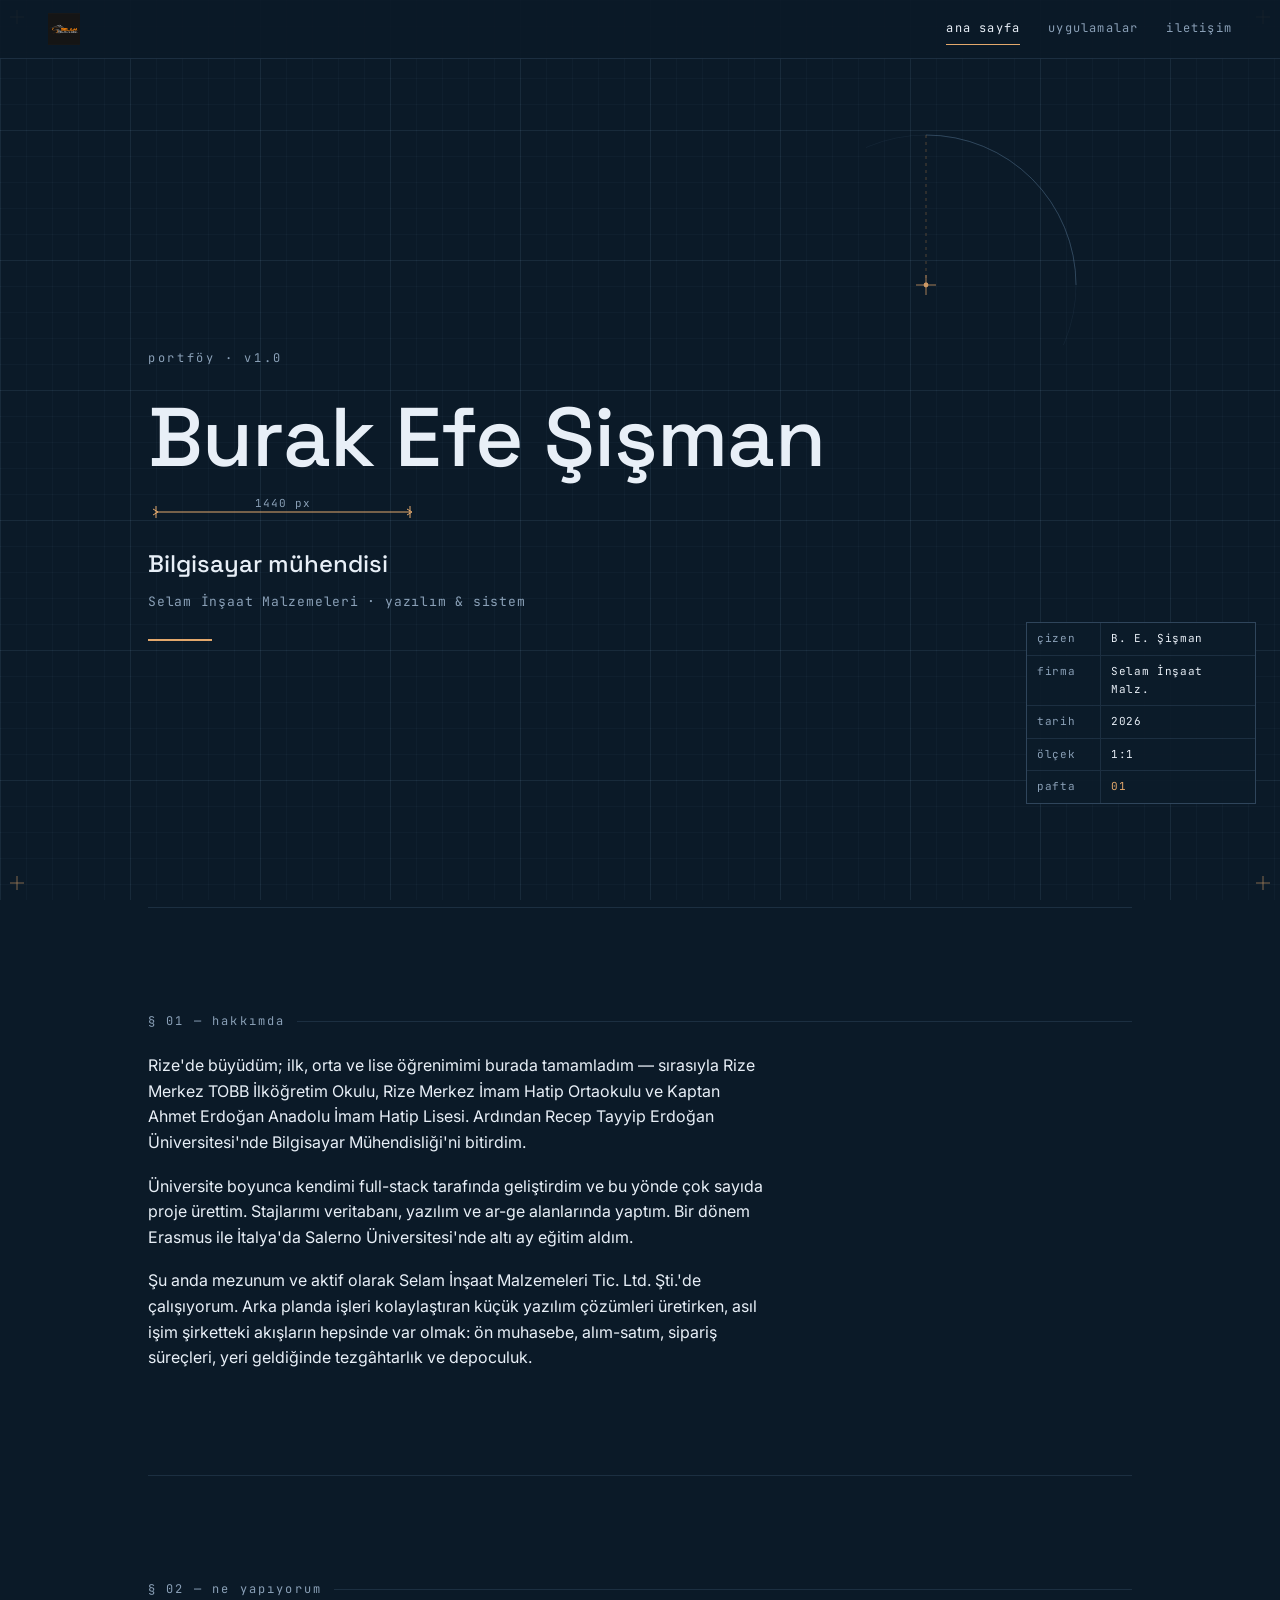
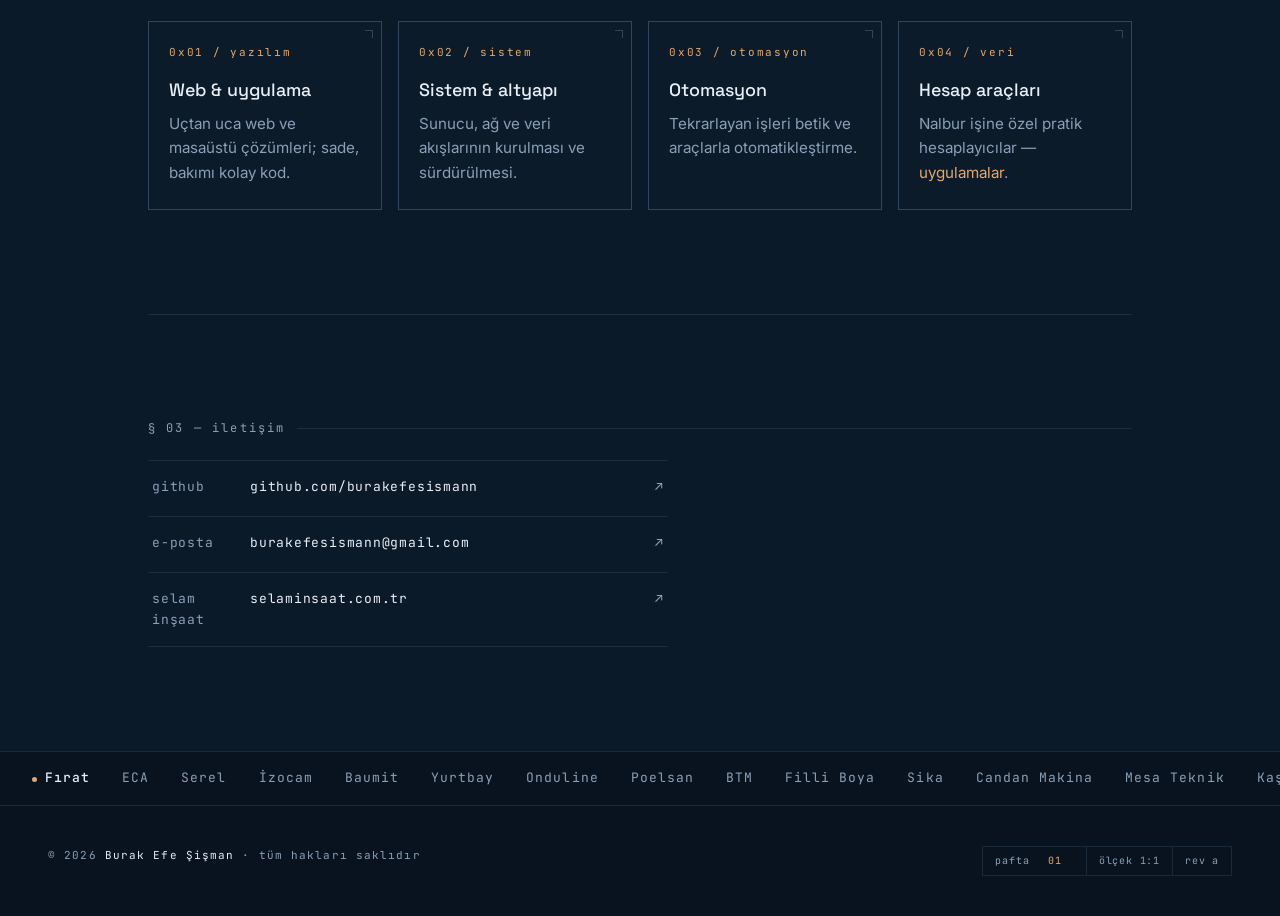
<file: index.html>
<!DOCTYPE html>
<html lang="tr">
<head>
  <meta charset="UTF-8">
  <meta name="viewport" content="width=device-width, initial-scale=1">
  <title>Burak Efe Şişman — bilgisayar mühendisi</title>
  <meta name="description" content="Burak Efe Şişman — bilgisayar mühendisi. Selam İnşaat Malzemeleri bünyesinde yazılım & sistem.">
  <meta property="og:title" content="Burak Efe Şişman — bilgisayar mühendisi">
  <meta property="og:description" content="Selam İnşaat Malzemeleri bünyesinde yazılım & sistem.">
  <meta property="og:type" content="website">
  <meta name="color-scheme" content="dark">
  <meta name="theme-color" content="#0b1a28">

  <link rel="icon" href="assets/favicon.svg" type="image/svg+xml">

  <link rel="preconnect" href="https://fonts.googleapis.com">
  <link rel="preconnect" href="https://fonts.gstatic.com" crossorigin>
  <link href="https://fonts.googleapis.com/css2?family=Inter:wght@400;500&family=JetBrains+Mono:wght@400&family=Space+Grotesk:wght@500&display=swap" rel="stylesheet">

  <link rel="stylesheet" href="css/styles.css">
</head>
<body>

  <!-- ===== ızgara zemin (sabit) ===== -->
  <svg class="grid" aria-hidden="true" width="100%" height="100%">
    <defs>
      <pattern id="g" width="26" height="26" patternUnits="userSpaceOnUse">
        <path d="M26 0H0V26" fill="none" stroke="rgba(128,168,206,.15)" stroke-width=".5"/>
      </pattern>
      <pattern id="G" width="130" height="130" patternUnits="userSpaceOnUse">
        <path d="M130 0H0V130" fill="none" stroke="rgba(128,168,206,.30)" stroke-width=".5"/>
      </pattern>
    </defs>
    <rect width="100%" height="100%" fill="url(#g)"/>
    <rect width="100%" height="100%" fill="url(#G)"/>
  </svg>

  <!-- ===== köşe baskı işaretleri ===== -->
  <svg class="crop tl" aria-hidden="true" width="14" height="14"><path d="M7 0V14M0 7H14" stroke="#e3a86c" stroke-width=".8" opacity=".7"/></svg>
  <svg class="crop tr" aria-hidden="true" width="14" height="14"><path d="M7 0V14M0 7H14" stroke="#e3a86c" stroke-width=".8" opacity=".7"/></svg>
  <svg class="crop bl" aria-hidden="true" width="14" height="14"><path d="M7 0V14M0 7H14" stroke="#e3a86c" stroke-width=".8" opacity=".7"/></svg>
  <svg class="crop br" aria-hidden="true" width="14" height="14"><path d="M7 0V14M0 7H14" stroke="#e3a86c" stroke-width=".8" opacity=".7"/></svg>

  <!-- ===== CAD artı imleç (aksesuar) ===== -->
  <div class="crosshair" aria-hidden="true">
    <span class="h"></span><span class="v"></span><span class="coord">x 0 · y 0</span>
  </div>

  <!-- ===== header ===== -->
  <header class="site-head">
    <a class="brand" href="index.html" aria-label="Burak Efe Şişman — ana sayfa">
      <img class="brand-logo" src="assets/selam.png" alt="Selam İnşaat Malzemeleri">
    </a>
    <nav class="site-nav" aria-label="ana menü">
      <a href="index.html" aria-current="page">ana sayfa</a>
      <a href="uygulamalar.html">uygulamalar</a>
      <a href="#iletisim">iletişim</a>
    </nav>
  </header>

  <main class="content">
    <div class="wrap">

      <!-- ===== HERO ===== -->
      <section class="hero" aria-labelledby="ad">

        <!-- kendini çizen yay (hero köşesi) -->
        <svg class="figure" viewBox="0 0 240 240" aria-hidden="true">
          <circle cx="60" cy="180" r="150" fill="none" stroke="rgba(128,168,206,.15)" stroke-width=".5"/>
          <path class="draw d2" d="M60 30 A150 150 0 0 1 210 180" fill="none"
                stroke="rgba(128,168,206,.30)" stroke-width="1" pathLength="1"/>
          <line x1="60" y1="180" x2="60" y2="30" stroke="#cf8b4f" stroke-width=".6" stroke-dasharray="3 4" opacity=".7"/>
          <circle cx="60" cy="180" r="2.4" fill="#e3a86c"/>
          <line x1="50" y1="180" x2="70" y2="180" stroke="#e3a86c" stroke-width=".8"/>
          <line x1="60" y1="170" x2="60" y2="190" stroke="#e3a86c" stroke-width=".8"/>
        </svg>

        <div class="hero__inner">
          <p class="kicker reveal d1">portföy · v1.0</p>

          <h1 class="name reveal d4" id="ad">Burak Efe Şişman</h1>

          <!-- ölçü çizgisi (oklu) -->
          <svg class="dim" width="270" height="26" viewBox="0 0 270 26" aria-hidden="true">
            <defs><marker id="ar" markerWidth="9" markerHeight="9" refX="4.5" refY="4.5" orient="auto">
              <path d="M1.5 1.5L6.5 4.5L1.5 7.5" fill="none" stroke="#e3a86c" stroke-width="1"/></marker></defs>
            <line class="draw d3" x1="8" y1="15" x2="262" y2="15" stroke="#e3a86c" stroke-width="1"
                  marker-start="url(#ar)" marker-end="url(#ar)" pathLength="1"/>
            <line x1="8" y1="9" x2="8" y2="21" stroke="#e3a86c" stroke-width="1"/>
            <line x1="262" y1="9" x2="262" y2="21" stroke="#e3a86c" stroke-width="1"/>
            <text x="135" y="10" text-anchor="middle"
                  style="fill:#8aa0b7;font-family:var(--mono);font-size:11px;letter-spacing:.1em">1440 px</text>
          </svg>

          <p class="role reveal d5">Bilgisayar mühendisi</p>
          <p class="subtitle reveal d6">Selam İnşaat Malzemeleri · yazılım &amp; sistem</p>

          <span class="underline reveal d7" aria-hidden="true"></span>
        </div>

        <!-- antet (başlık kutusu) — geniş ekranda sağ altta sabit -->
        <aside class="antet antet--fixed reveal d8" aria-label="antet — pafta bilgisi">
          <div class="antet__row"><span class="antet__k">çizen</span><span class="antet__v">B. E. Şişman</span></div>
          <div class="antet__row"><span class="antet__k">firma</span><span class="antet__v">Selam İnşaat Malz.</span></div>
          <div class="antet__row"><span class="antet__k">tarih</span><span class="antet__v">2026</span></div>
          <div class="antet__row"><span class="antet__k">ölçek</span><span class="antet__v">1:1</span></div>
          <div class="antet__row"><span class="antet__k">pafta</span><span class="antet__v antet__v--cop">01</span></div>
        </aside>
      </section>

      <!-- ===== § 01 — HAKKIMDA ===== -->
      <section class="section" id="hakkimda" aria-labelledby="lbl-hakkimda">
        <p class="sec-label" id="lbl-hakkimda">§ 01 — hakkımda</p>
        <div class="prose">
          <p>Rize'de büyüdüm; ilk, orta ve lise öğrenimimi burada tamamladım — sırasıyla
             Rize Merkez TOBB İlköğretim Okulu, Rize Merkez İmam Hatip Ortaokulu ve Kaptan
             Ahmet Erdoğan Anadolu İmam Hatip Lisesi. Ardından Recep Tayyip Erdoğan
             Üniversitesi'nde Bilgisayar Mühendisliği'ni bitirdim.</p>
          <p>Üniversite boyunca kendimi full-stack tarafında geliştirdim ve bu yönde çok
             sayıda proje ürettim. Stajlarımı veritabanı, yazılım ve ar-ge alanlarında yaptım.
             Bir dönem Erasmus ile İtalya'da Salerno Üniversitesi'nde altı ay eğitim aldım.</p>
          <p>Şu anda mezunum ve aktif olarak Selam İnşaat Malzemeleri Tic. Ltd. Şti.'de
             çalışıyorum. Arka planda işleri kolaylaştıran küçük yazılım çözümleri üretirken,
             asıl işim şirketteki akışların hepsinde var olmak: ön muhasebe, alım-satım,
             sipariş süreçleri, yeri geldiğinde tezgâhtarlık ve depoculuk.</p>
        </div>
      </section>

      <!-- ===== § 02 — NE YAPIYORUM ===== -->
      <section class="section" id="yaptiklarim" aria-labelledby="lbl-yap">
        <p class="sec-label" id="lbl-yap">§ 02 — ne yapıyorum</p>
        <div class="cards">
          <article class="card">
            <span class="card__no">0x01 / yazılım</span>
            <h3>Web &amp; uygulama</h3>
            <p>Uçtan uca web ve masaüstü çözümleri; sade, bakımı kolay kod.</p>
          </article>
          <article class="card">
            <span class="card__no">0x02 / sistem</span>
            <h3>Sistem &amp; altyapı</h3>
            <p>Sunucu, ağ ve veri akışlarının kurulması ve sürdürülmesi.</p>
          </article>
          <article class="card">
            <span class="card__no">0x03 / otomasyon</span>
            <h3>Otomasyon</h3>
            <p>Tekrarlayan işleri betik ve araçlarla otomatikleştirme.</p>
          </article>
          <article class="card">
            <span class="card__no">0x04 / veri</span>
            <h3>Hesap araçları</h3>
            <p>Nalbur işine özel pratik hesaplayıcılar — <a href="uygulamalar.html" style="color:var(--cop-2)">uygulamalar</a>.</p>
          </article>
        </div>
      </section>

      <!-- ===== § 03 — İLETİŞİM ===== -->
      <section class="section" id="iletisim" aria-labelledby="lbl-il">
        <p class="sec-label" id="lbl-il">§ 03 — iletişim</p>
        <ul class="links">
          <li><a href="https://github.com/burakefesismann" target="_blank" rel="noopener">
            <span class="k">github</span><span class="v">github.com/burakefesismann</span><span class="arr">↗</span></a></li>
          <li><a href="mailto:burakefesismann@gmail.com">
            <span class="k">e-posta</span><span class="v">burakefesismann@gmail.com</span><span class="arr">↗</span></a></li>
          <li><a href="https://www.selaminsaat.com.tr/" target="_blank" rel="noopener">
            <span class="k">selam inşaat</span><span class="v">selaminsaat.com.tr</span><span class="arr">↗</span></a></li>
        </ul>
      </section>

    </div>
  </main>

  <!-- ===== marka şeridi (sonsuz akış, hover'da durur) ===== -->
  <section class="marquee" aria-label="Selam İnşaat Malzemeleri — bayilikler">
    <div class="marquee__track" style="animation-delay:2.4s">
      <b><span class="dot"></span>Fırat</b>
      <span>ECA</span><span>Serel</span><span>İzocam</span><span>Baumit</span><span>Yurtbay</span>
      <span>Onduline</span><span>Poelsan</span><span>BTM</span><span>Filli Boya</span><span>Sika</span>
      <span>Candan Makina</span><span>Mesa Teknik</span><span>Kaş</span><span>Baykara</span>
      <span>Kelepçe</span><span>KBS</span><span>Orka</span><span>Samir</span>
    </div>
  </section>

  <!-- ===== footer ===== -->
  <footer class="site-foot">
    <p class="copy">© 2026 <span class="b">Burak Efe Şişman</span> · tüm hakları saklıdır</p>
    <div class="foot-pafta" aria-hidden="true">
      <span>pafta <span class="cop">01</span></span><span>ölçek 1:1</span><span>rev a</span>
    </div>
  </footer>

  <script src="js/main.js"></script>
</body>
</html>
</file>
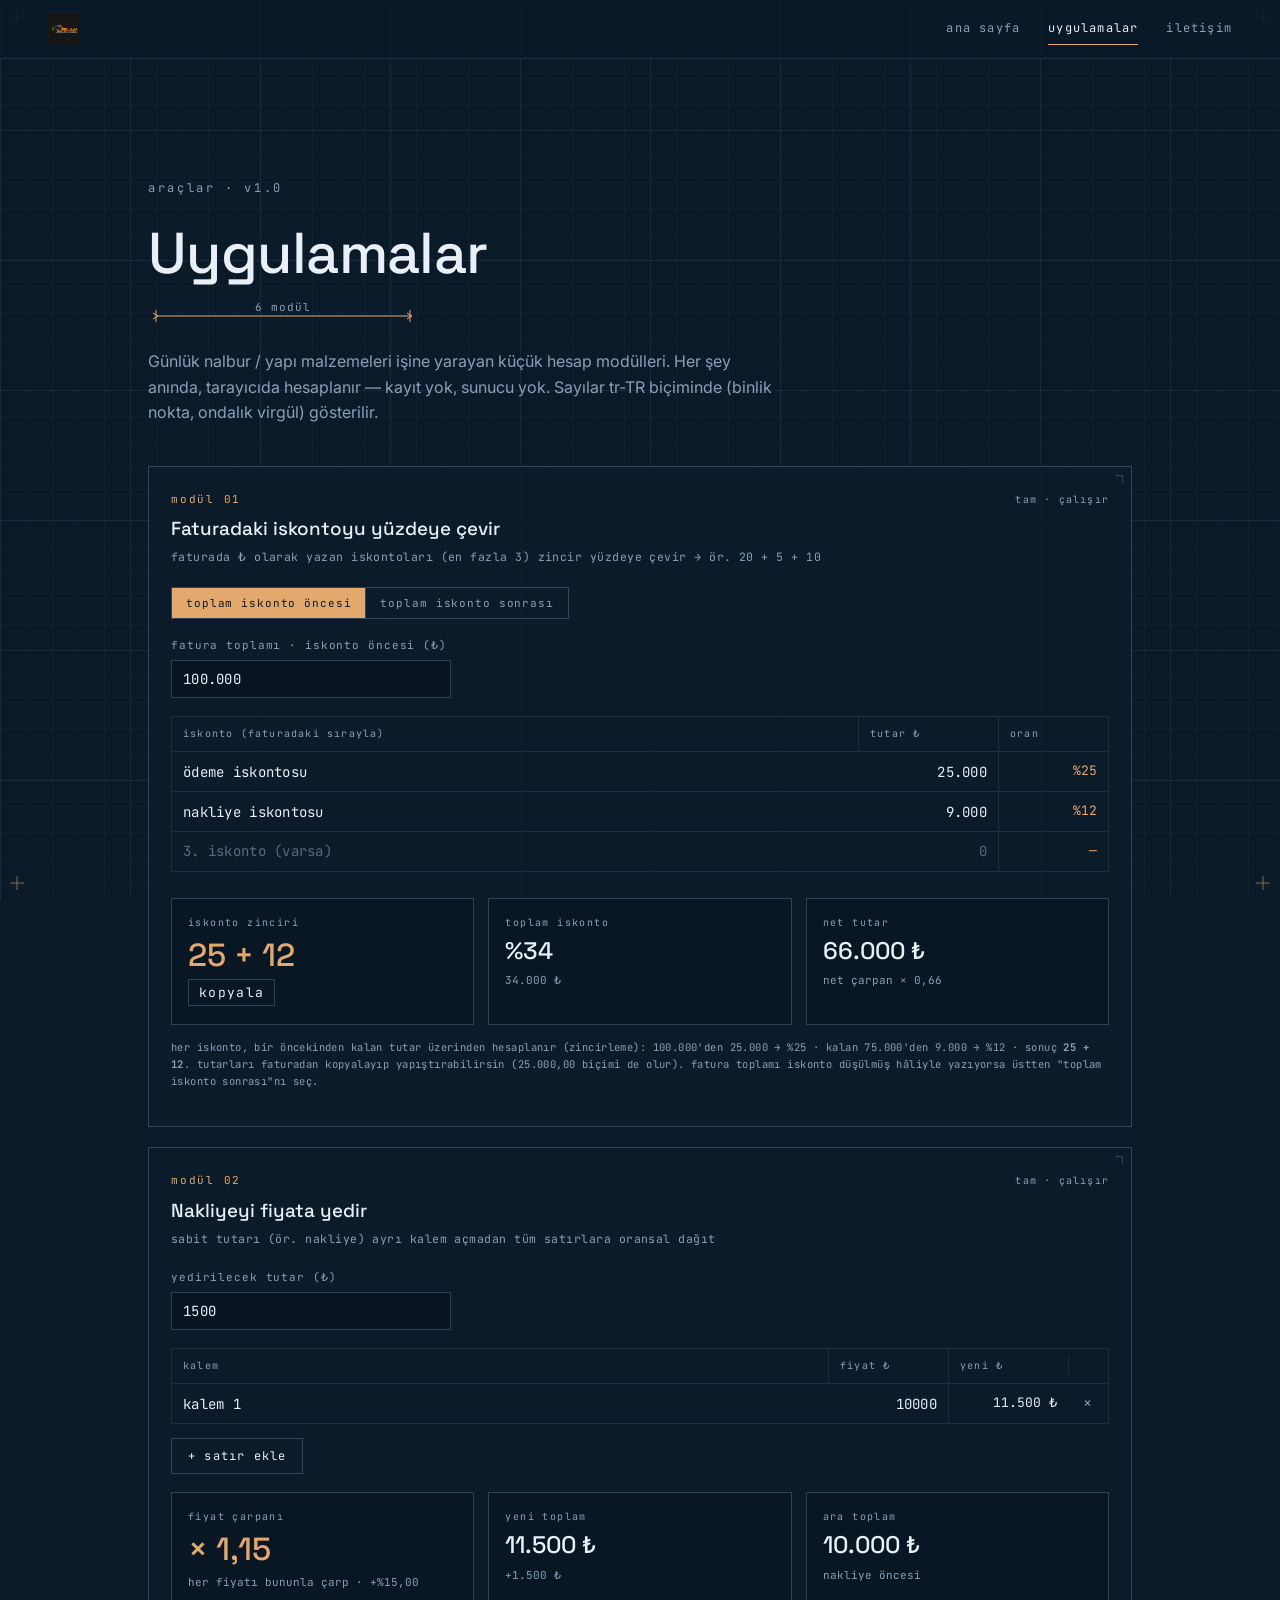
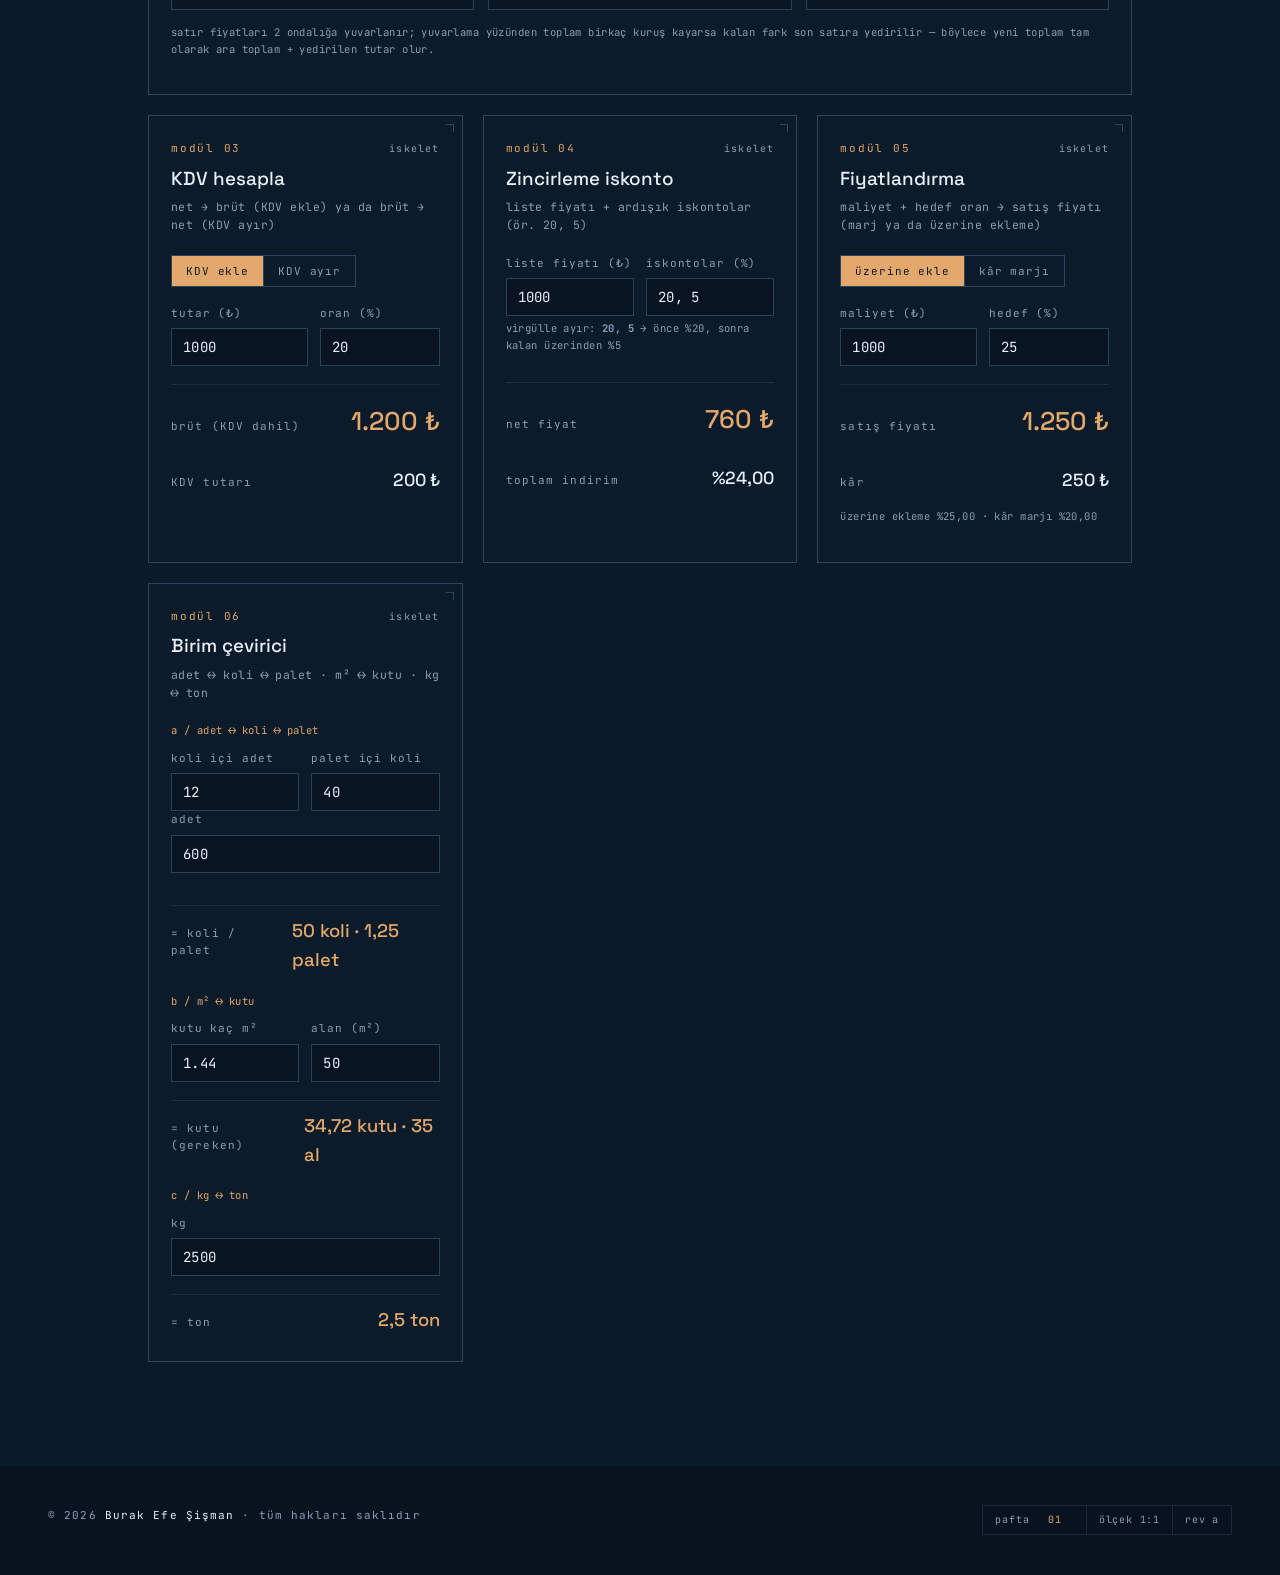
<file: uygulamalar.html>
<!DOCTYPE html>
<html lang="tr">
<head>
  <meta charset="UTF-8">
  <meta name="viewport" content="width=device-width, initial-scale=1">
  <title>Uygulamalar — Burak Efe Şişman</title>
  <meta name="description" content="Nalbur / yapı malzemeleri işine yönelik pratik hesap araçları.">
  <meta name="color-scheme" content="dark">
  <meta name="theme-color" content="#0b1a28">

  <link rel="icon" href="assets/favicon.svg" type="image/svg+xml">

  <link rel="preconnect" href="https://fonts.googleapis.com">
  <link rel="preconnect" href="https://fonts.gstatic.com" crossorigin>
  <link href="https://fonts.googleapis.com/css2?family=Inter:wght@400;500&family=JetBrains+Mono:wght@400&family=Space+Grotesk:wght@500&display=swap" rel="stylesheet">

  <link rel="stylesheet" href="css/styles.css">
</head>
<body>

  <!-- ===== ızgara zemin (sabit) ===== -->
  <svg class="grid" aria-hidden="true" width="100%" height="100%">
    <defs>
      <pattern id="g" width="26" height="26" patternUnits="userSpaceOnUse">
        <path d="M26 0H0V26" fill="none" stroke="rgba(128,168,206,.15)" stroke-width=".5"/>
      </pattern>
      <pattern id="G" width="130" height="130" patternUnits="userSpaceOnUse">
        <path d="M130 0H0V130" fill="none" stroke="rgba(128,168,206,.30)" stroke-width=".5"/>
      </pattern>
    </defs>
    <rect width="100%" height="100%" fill="url(#g)"/>
    <rect width="100%" height="100%" fill="url(#G)"/>
  </svg>

  <!-- ===== köşe baskı işaretleri ===== -->
  <svg class="crop tl" aria-hidden="true" width="14" height="14"><path d="M7 0V14M0 7H14" stroke="#e3a86c" stroke-width=".8" opacity=".7"/></svg>
  <svg class="crop tr" aria-hidden="true" width="14" height="14"><path d="M7 0V14M0 7H14" stroke="#e3a86c" stroke-width=".8" opacity=".7"/></svg>
  <svg class="crop bl" aria-hidden="true" width="14" height="14"><path d="M7 0V14M0 7H14" stroke="#e3a86c" stroke-width=".8" opacity=".7"/></svg>
  <svg class="crop br" aria-hidden="true" width="14" height="14"><path d="M7 0V14M0 7H14" stroke="#e3a86c" stroke-width=".8" opacity=".7"/></svg>

  <!-- ===== header (index ile aynı) ===== -->
  <header class="site-head">
    <a class="brand" href="index.html" aria-label="Burak Efe Şişman — ana sayfa">
      <img class="brand-logo" src="assets/selam.png" alt="Selam İnşaat Malzemeleri">
    </a>
    <nav class="site-nav" aria-label="ana menü">
      <a href="index.html">ana sayfa</a>
      <a href="uygulamalar.html" aria-current="page">uygulamalar</a>
      <a href="index.html#iletisim">iletişim</a>
    </nav>
  </header>

  <main class="content">
    <div class="wrap">

      <!-- ===== başlık + açıklama ===== -->
      <section class="section" style="border-top:0;padding-top:clamp(72px,12vw,120px)" aria-labelledby="lbl-uyg">
        <p class="kicker reveal d1">araçlar · v1.0</p>
        <h1 class="name reveal d2" id="lbl-uyg" style="font-size:clamp(2.2rem,7vw,3.6rem)">Uygulamalar</h1>
        <svg class="dim" width="270" height="26" viewBox="0 0 270 26" aria-hidden="true">
          <defs><marker id="ar" markerWidth="9" markerHeight="9" refX="4.5" refY="4.5" orient="auto">
            <path d="M1.5 1.5L6.5 4.5L1.5 7.5" fill="none" stroke="#e3a86c" stroke-width="1"/></marker></defs>
          <line class="draw d3" x1="8" y1="15" x2="262" y2="15" stroke="#e3a86c" stroke-width="1"
                marker-start="url(#ar)" marker-end="url(#ar)" pathLength="1"/>
          <line x1="8" y1="9" x2="8" y2="21" stroke="#e3a86c" stroke-width="1"/>
          <line x1="262" y1="9" x2="262" y2="21" stroke="#e3a86c" stroke-width="1"/>
          <text x="135" y="10" text-anchor="middle"
                style="fill:#8aa0b7;font-family:var(--mono);font-size:11px;letter-spacing:.1em">6 modül</text>
        </svg>
        <p class="intro reveal d4">Günlük nalbur / yapı malzemeleri işine yarayan küçük hesap modülleri.
           Her şey anında, tarayıcıda hesaplanır — kayıt yok, sunucu yok. Sayılar tr-TR biçiminde
           (binlik nokta, ondalık virgül) gösterilir.</p>

        <!-- ===== modüller ===== -->
        <div class="modules">

          <!-- ===================== MODÜL 01 — FATURA İSKONTOSU → YÜZDE ===================== -->
          <article class="module module--wide" id="mod01">
            <div class="module__head">
              <span class="module__no">modül 01</span>
              <span class="module__tag">tam · çalışır</span>
            </div>
            <h2>Faturadaki iskontoyu yüzdeye çevir</h2>
            <p class="module__desc">faturada ₺ olarak yazan iskontoları (en fazla 3) zincir yüzdeye çevir → ör. 20 + 5 + 10</p>

            <div class="seg" role="group" aria-label="fatura toplamı türü">
              <button type="button" data-fbaz="brut" aria-pressed="true">toplam iskonto öncesi</button>
              <button type="button" data-fbaz="net" aria-pressed="false">toplam iskonto sonrası</button>
            </div>

            <div class="row" style="max-width:280px;margin-bottom:18px">
              <div class="field" style="flex:1">
                <label for="fatToplam" id="fatToplamLbl">fatura toplamı · iskonto öncesi (₺)</label>
                <input type="text" id="fatToplam" value="100.000" inputmode="decimal" autocomplete="off">
              </div>
            </div>

            <div class="lines lines--isk" id="fatList" role="table" aria-label="iskonto listesi">
              <div class="lines__head" role="row">
                <span role="columnheader">iskonto (faturadaki sırayla)</span>
                <span role="columnheader">tutar ₺</span>
                <span role="columnheader">oran</span>
              </div>
              <div class="line" role="row">
                <input type="text" class="pname" value="ödeme iskontosu" aria-label="1. iskonto adı">
                <input type="text" class="price" value="25.000" inputmode="decimal" autocomplete="off" aria-label="1. iskonto tutarı">
                <span class="new" role="cell">—</span>
              </div>
              <div class="line" role="row">
                <input type="text" class="pname" value="nakliye iskontosu" aria-label="2. iskonto adı">
                <input type="text" class="price" value="9.000" inputmode="decimal" autocomplete="off" aria-label="2. iskonto tutarı">
                <span class="new" role="cell">—</span>
              </div>
              <div class="line" role="row">
                <input type="text" class="pname" value="" placeholder="3. iskonto (varsa)" aria-label="3. iskonto adı">
                <input type="text" class="price" value="" placeholder="0" inputmode="decimal" autocomplete="off" aria-label="3. iskonto tutarı">
                <span class="new" role="cell">—</span>
              </div>
            </div>

            <div class="metrics">
              <div class="metric metric--cop">
                <span class="k">iskonto zinciri</span>
                <span class="v" id="fatZincir">—</span>
                <span class="sub"><button class="btn btn--icon" id="fatKopya" type="button">kopyala</button></span>
              </div>
              <div class="metric">
                <span class="k">toplam iskonto</span>
                <span class="v" id="fatToplamOran">—</span>
                <span class="sub" id="fatToplamTutar">—</span>
              </div>
              <div class="metric">
                <span class="k">net tutar</span>
                <span class="v" id="fatNet">—</span>
                <span class="sub" id="fatCarpan">—</span>
              </div>
            </div>

            <p class="note">her iskonto, bir öncekinden kalan tutar üzerinden hesaplanır (zincirleme):
               100.000'den 25.000 → %25 · kalan 75.000'den 9.000 → %12 · sonuç <b>25 + 12</b>.
               tutarları faturadan kopyalayıp yapıştırabilirsin (25.000,00 biçimi de olur).
               fatura toplamı iskonto düşülmüş hâliyle yazıyorsa üstten "toplam iskonto sonrası"nı seç.</p>
          </article>

          <!-- ===================== MODÜL 02 — TAM ===================== -->
          <article class="module module--wide" id="mod02">
            <div class="module__head">
              <span class="module__no">modül 02</span>
              <span class="module__tag">tam · çalışır</span>
            </div>
            <h2>Nakliyeyi fiyata yedir</h2>
            <p class="module__desc">sabit tutarı (ör. nakliye) ayrı kalem açmadan tüm satırlara oransal dağıt</p>

            <div class="row" style="max-width:280px;margin-bottom:18px">
              <div class="field" style="flex:1">
                <label for="extra">yedirilecek tutar (₺)</label>
                <input type="number" id="extra" value="1500" min="0" step="0.01" inputmode="decimal">
              </div>
            </div>

            <div class="lines" id="lineList" role="table" aria-label="kalem listesi">
              <div class="lines__head" role="row">
                <span role="columnheader">kalem</span>
                <span role="columnheader">fiyat ₺</span>
                <span role="columnheader">yeni ₺</span>
                <span role="columnheader" aria-label="sil"></span>
              </div>
              <!-- satırlar js/tools.js tarafından eklenir -->
            </div>

            <div class="tools-actions">
              <button class="btn" id="addLine" type="button">+ satır ekle</button>
            </div>

            <div class="metrics">
              <div class="metric metric--cop">
                <span class="k">fiyat çarpanı</span>
                <span class="v" id="rate">—</span>
                <span class="sub" id="rateSub">her fiyatı bununla çarp</span>
              </div>
              <div class="metric">
                <span class="k">yeni toplam</span>
                <span class="v" id="total">—</span>
                <span class="sub" id="delta">—</span>
              </div>
              <div class="metric">
                <span class="k">ara toplam</span>
                <span class="v" id="subtotal">—</span>
                <span class="sub">nakliye öncesi</span>
              </div>
            </div>

            <p class="note">satır fiyatları 2 ondalığa yuvarlanır; yuvarlama yüzünden toplam birkaç kuruş
               kayarsa kalan fark son satıra yedirilir — böylece yeni toplam tam olarak ara toplam + yedirilen tutar olur.</p>
          </article>

          <!-- ===================== MODÜL 03 — KDV ===================== -->
          <article class="module" id="mod03">
            <div class="module__head">
              <span class="module__no">modül 03</span>
              <span class="module__tag">iskelet</span>
            </div>
            <h3>KDV hesapla</h3>
            <p class="module__desc">net → brüt (KDV ekle) ya da brüt → net (KDV ayır)</p>

            <div class="seg" role="group" aria-label="kdv modu">
              <button type="button" data-kdv="ekle" aria-pressed="true">KDV ekle</button>
              <button type="button" data-kdv="ayir" aria-pressed="false">KDV ayır</button>
            </div>
            <div class="row">
              <div class="field"><label for="kdvTutar">tutar (₺)</label>
                <input type="number" id="kdvTutar" value="1000" min="0" step="0.01" inputmode="decimal"></div>
              <div class="field" style="max-width:110px"><label for="kdvOran">oran (%)</label>
                <input type="number" id="kdvOran" value="20" min="0" step="0.1" inputmode="decimal"></div>
            </div>
            <div class="result"><span class="k" id="kdvSonucLabel">brüt (KDV dahil)</span><span class="v" id="kdvSonuc">—</span></div>
            <div class="result" style="border-top:0;padding-top:6px"><span class="k">KDV tutarı</span><span class="v" style="font-size:1.1rem;color:var(--ink)" id="kdvVergi">—</span></div>
          </article>

          <!-- ===================== MODÜL 04 — İSKONTO ===================== -->
          <article class="module" id="mod04">
            <div class="module__head">
              <span class="module__no">modül 04</span>
              <span class="module__tag">iskelet</span>
            </div>
            <h3>Zincirleme iskonto</h3>
            <p class="module__desc">liste fiyatı + ardışık iskontolar (ör. 20, 5)</p>

            <div class="row">
              <div class="field"><label for="iskListe">liste fiyatı (₺)</label>
                <input type="number" id="iskListe" value="1000" min="0" step="0.01" inputmode="decimal"></div>
              <div class="field"><label for="iskler">iskontolar (%)</label>
                <input type="text" id="iskler" value="20, 5" inputmode="decimal" aria-describedby="iskHint"></div>
            </div>
            <p class="note" id="iskHint" style="margin-top:4px">virgülle ayır: <b>20, 5</b> → önce %20, sonra kalan üzerinden %5</p>
            <div class="result"><span class="k">net fiyat</span><span class="v" id="iskNet">—</span></div>
            <div class="result" style="border-top:0;padding-top:6px"><span class="k">toplam indirim</span><span class="v" style="font-size:1.1rem;color:var(--ink)" id="iskOran">—</span></div>
          </article>

          <!-- ===================== MODÜL 05 — KÂR MARJI ===================== -->
          <article class="module" id="mod05">
            <div class="module__head">
              <span class="module__no">modül 05</span>
              <span class="module__tag">iskelet</span>
            </div>
            <h3>Fiyatlandırma</h3>
            <p class="module__desc">maliyet + hedef oran → satış fiyatı (marj ya da üzerine ekleme)</p>

            <div class="seg" role="group" aria-label="fiyatlandırma modu">
              <button type="button" data-mar="markup" aria-pressed="true">üzerine ekle</button>
              <button type="button" data-mar="margin" aria-pressed="false">kâr marjı</button>
            </div>
            <div class="row">
              <div class="field"><label for="marMaliyet">maliyet (₺)</label>
                <input type="number" id="marMaliyet" value="1000" min="0" step="0.01" inputmode="decimal"></div>
              <div class="field" style="max-width:110px"><label for="marOran">hedef (%)</label>
                <input type="number" id="marOran" value="25" min="0" step="0.1" inputmode="decimal"></div>
            </div>
            <div class="result"><span class="k">satış fiyatı</span><span class="v" id="marFiyat">—</span></div>
            <div class="result" style="border-top:0;padding-top:6px"><span class="k">kâr</span><span class="v" style="font-size:1.1rem;color:var(--ink)" id="marKar">—</span></div>
            <p class="note" id="marNot">—</p>
          </article>

          <!-- ===================== MODÜL 06 — BİRİM ÇEVİRİCİ ===================== -->
          <article class="module" id="mod06">
            <div class="module__head">
              <span class="module__no">modül 06</span>
              <span class="module__tag">iskelet</span>
            </div>
            <h3>Birim çevirici</h3>
            <p class="module__desc">adet ↔ koli ↔ palet · m² ↔ kutu · kg ↔ ton</p>

            <!-- A: adet/koli/palet -->
            <p class="note" style="color:var(--cop-2);margin-top:0">a / adet ↔ koli ↔ palet</p>
            <div class="row">
              <div class="field"><label for="cvKoliAdet">koli içi adet</label>
                <input type="number" id="cvKoliAdet" value="12" min="1" step="1" inputmode="numeric"></div>
              <div class="field"><label for="cvPaletKoli">palet içi koli</label>
                <input type="number" id="cvPaletKoli" value="40" min="1" step="1" inputmode="numeric"></div>
            </div>
            <div class="field"><label for="cvAdet">adet</label>
              <input type="number" id="cvAdet" value="600" min="0" step="1" inputmode="numeric"></div>
            <div class="result" style="padding-top:10px"><span class="k">= koli / palet</span><span class="v" style="font-size:1.15rem" id="cvKoli">—</span></div>

            <!-- B: m²/kutu -->
            <p class="note" style="color:var(--cop-2);margin-top:18px">b / m² ↔ kutu</p>
            <div class="row">
              <div class="field"><label for="cvKutuM2">kutu kaç m²</label>
                <input type="number" id="cvKutuM2" value="1.44" min="0.0001" step="0.01" inputmode="decimal"></div>
              <div class="field"><label for="cvAlan">alan (m²)</label>
                <input type="number" id="cvAlan" value="50" min="0" step="0.01" inputmode="decimal"></div>
            </div>
            <div class="result" style="padding-top:10px"><span class="k">= kutu (gereken)</span><span class="v" style="font-size:1.15rem" id="cvKutu">—</span></div>

            <!-- C: kg/ton -->
            <p class="note" style="color:var(--cop-2);margin-top:18px">c / kg ↔ ton</p>
            <div class="row">
              <div class="field"><label for="cvKg">kg</label>
                <input type="number" id="cvKg" value="2500" min="0" step="0.01" inputmode="decimal"></div>
            </div>
            <div class="result" style="padding-top:10px"><span class="k">= ton</span><span class="v" style="font-size:1.15rem" id="cvTon">—</span></div>
          </article>

        </div>
      </section>

    </div>
  </main>

  <!-- ===== footer (index ile aynı) ===== -->
  <footer class="site-foot">
    <p class="copy">© 2026 <span class="b">Burak Efe Şişman</span> · tüm hakları saklıdır</p>
    <div class="foot-pafta" aria-hidden="true">
      <span>pafta <span class="cop">01</span></span><span>ölçek 1:1</span><span>rev a</span>
    </div>
  </footer>

  <script src="js/main.js"></script>
  <script src="js/tools.js"></script>
</body>
</html>
</file>
<file: css/styles.css>
/* =====================================================================
   selam — blueprint kişisel site
   tek koyu tema · saf css · framework yok
   tasarım dili: teknik çizim / pafta (ızgara, antet, ölçü, baskı işareti)
   ===================================================================== */

:root{
  --bg:#0b1a28;            /* ana zemin, koyu lacivert */
  --bg-strip:#08131f;      /* footer / marka şeridi zemini */
  --panel:rgba(12,28,42,.92); /* kart/panel zemini */
  --line:rgba(128,168,206,.15);   /* ince ızgara çizgisi */
  --line-2:rgba(128,168,206,.30); /* kalın ızgara / kenarlık */
  --ink:#e8eff7;           /* ana metin */
  --mut:#8aa0b7;           /* soluk metin / etiketler */
  --cop:#cf8b4f;           /* bakır (koyu) */
  --cop-2:#e3a86c;         /* bakır (açık) — vurgu rengi */
  --sans:"Inter",system-ui,-apple-system,sans-serif;
  --display:"Space Grotesk",var(--sans);
  --mono:"JetBrains Mono",ui-monospace,monospace;
  --wrap:1080px;
  --pad:clamp(20px,5vw,48px);
}

/* ---------- temel ---------- */
*,*::before,*::after{box-sizing:border-box}
html{scroll-behavior:smooth}
body{
  margin:0;
  background:var(--bg);
  color:var(--ink);
  font-family:var(--sans);
  font-weight:400;
  line-height:1.6;
  font-size:16px;
  -webkit-font-smoothing:antialiased;
  text-rendering:optimizeLegibility;
  overflow-x:hidden;
}
a{color:inherit;text-decoration:none}
img,svg{display:block;max-width:100%}
::selection{background:rgba(207,139,79,.30);color:var(--ink)}

/* görme engelli kullanıcılar için, ekranda görünmeyen başlık */
.sr-only{
  position:absolute;width:1px;height:1px;padding:0;margin:-1px;
  overflow:hidden;clip:rect(0,0,0,0);white-space:nowrap;border:0;
}

/* klavye odak halkası — bakır, net */
:focus-visible{outline:2px solid var(--cop-2);outline-offset:3px;border-radius:2px}

/* ---------- ızgara zemin (sabit) ---------- */
.grid{
  position:fixed;inset:0;z-index:0;pointer-events:none;
  opacity:0;animation:fade .9s ease .1s forwards;
}
.content{position:relative;z-index:1}
@keyframes fade{to{opacity:1}}

.wrap{max-width:var(--wrap);margin:0 auto;padding:0 var(--pad)}

/* ---------- köşe baskı işaretleri (crop marks) ---------- */
.crop{position:fixed;z-index:3;pointer-events:none}
.crop.tl{left:10px;top:10px}
.crop.tr{right:10px;top:10px}
.crop.bl{left:10px;bottom:10px}
.crop.br{right:10px;bottom:10px}

/* ---------- CAD artı imleç (aksesuar) ---------- */
.crosshair{
  position:fixed;left:0;top:0;z-index:4;pointer-events:none;will-change:transform;
  opacity:0;transition:opacity .35s ease;
}
.crosshair.on{opacity:1}
.crosshair .h,.crosshair .v{position:absolute;background:var(--cop-2);opacity:.8}
.crosshair .h{width:22px;height:1px;left:-11px;top:0}
.crosshair .v{width:1px;height:22px;left:0;top:-11px}
.crosshair .coord{
  position:absolute;left:9px;top:7px;font-family:var(--mono);font-size:11px;
  color:var(--cop-2);white-space:nowrap;letter-spacing:.08em;
}
@media (hover:none){ .crosshair{display:none} }

/* ---------- header ---------- */
.site-head{
  position:sticky;top:0;z-index:6;
  display:flex;justify-content:space-between;align-items:center;gap:16px;
  padding:13px var(--pad);
  background:rgba(11,26,40,.92);
  border-bottom:1px solid var(--line);
}
.brand{
  display:inline-flex;align-items:center;
  font-family:var(--mono);font-size:13px;letter-spacing:.12em;color:var(--ink);
}
.brand .b{color:var(--cop-2)}
.brand-logo{height:32px;width:auto;display:block}
.site-nav{display:flex;gap:clamp(14px,3vw,28px);font-family:var(--mono);font-size:12px;letter-spacing:.1em}
.site-nav a{color:var(--mut);padding:4px 0;position:relative;transition:color .25s ease}
.site-nav a:hover,.site-nav a[aria-current="page"]{color:var(--ink)}
.site-nav a[aria-current="page"]::after{
  content:"";position:absolute;left:0;right:0;bottom:-2px;height:1px;background:var(--cop-2);
}

/* ---------- ortak: bölüm etiketi (§ 0x) ---------- */
.sec-label{
  font-family:var(--mono);font-size:12px;letter-spacing:.18em;color:var(--mut);
  margin:0 0 22px;display:flex;align-items:center;gap:12px;
}
.sec-label::after{content:"";flex:1;height:1px;background:var(--line)}

.section{padding:clamp(56px,9vw,104px) 0;border-top:1px solid var(--line)}

/* ---------- hero ---------- */
.hero{
  position:relative;
  min-height:calc(100vh - 52px);
  display:flex;flex-direction:column;justify-content:center;
  padding:96px 0 72px;
}
.hero__inner{position:relative;z-index:1;max-width:760px}
.hero .figure{
  position:absolute;top:46px;right:clamp(-12px,2vw,40px);z-index:0;
  width:clamp(160px,30vw,240px);height:auto;opacity:.9;
}
.kicker{
  font-family:var(--mono);font-size:12px;letter-spacing:.22em;color:var(--mut);
  margin:0 0 26px;
}
.name{
  font-family:var(--display);font-weight:500;line-height:1.02;letter-spacing:-.01em;
  font-size:clamp(2.7rem,9vw,5.2rem);margin:0;color:var(--ink);
}
.dim{margin:18px 0 22px;display:block}
.role{
  font-family:var(--display);font-weight:500;font-size:clamp(1.1rem,3vw,1.5rem);
  margin:0;color:var(--ink);
}
.subtitle{
  font-family:var(--mono);font-size:13px;letter-spacing:.06em;color:var(--mut);
  margin:8px 0 0;
}
.underline{display:block;width:64px;height:2px;background:var(--cop-2);margin-top:26px}

/* ---------- antet (başlık kutusu) ---------- */
.antet{
  border:1px solid var(--line-2);background:var(--panel);
  font-family:var(--mono);font-size:11px;letter-spacing:.06em;
  width:230px;
}
.antet__row{display:grid;grid-template-columns:74px 1fr}
.antet__row + .antet__row{border-top:1px solid var(--line)}
.antet__k{
  color:var(--mut);padding:7px 10px;border-right:1px solid var(--line);
}
.antet__v{color:var(--ink);padding:7px 10px}
.antet__v--cop{color:var(--cop-2)}
.antet--fixed{position:fixed;right:24px;bottom:96px;z-index:2}
@media (max-width:900px){
  .antet--fixed{position:static;margin-top:44px;width:230px}
}

/* ---------- hakkımda ---------- */
.prose{max-width:62ch}
.prose p{margin:0 0 18px;color:var(--ink)}
.prose p:last-child{margin-bottom:0}
.prose .ph{color:var(--cop-2)} /* placeholder vurgusu */

/* ---------- ne yapıyorum: kartlar ---------- */
.cards{display:grid;grid-template-columns:repeat(auto-fit,minmax(230px,1fr));gap:16px}
.card{
  position:relative;border:1px solid var(--line-2);background:var(--panel);
  padding:22px 20px 24px;
}
.card__no{
  font-family:var(--mono);font-size:11px;letter-spacing:.16em;color:var(--cop-2);
  display:block;margin-bottom:14px;
}
.card h3{
  font-family:var(--display);font-weight:500;font-size:1.12rem;margin:0 0 8px;color:var(--ink);
}
.card p{margin:0;color:var(--mut);font-size:.95rem}
.card::after{ /* köşe tiki — teknik dokunuş */
  content:"";position:absolute;top:8px;right:8px;width:8px;height:8px;
  border-top:1px solid var(--line-2);border-right:1px solid var(--line-2);
}

/* ---------- iletişim ---------- */
.links{list-style:none;margin:0;padding:0;display:flex;flex-direction:column;gap:2px;max-width:520px}
.links li{border-top:1px solid var(--line)}
.links li:last-child{border-bottom:1px solid var(--line)}
.links a{
  display:flex;align-items:baseline;gap:14px;padding:16px 4px;
  font-family:var(--mono);font-size:13px;letter-spacing:.06em;color:var(--ink);
  transition:padding-left .25s ease,color .25s ease;
}
.links a:hover{padding-left:14px;color:var(--cop-2)}
.links .k{color:var(--mut);width:84px;flex:none}
.links .v{color:inherit}
.links .arr{margin-left:auto;color:var(--mut)}

/* ---------- marka şeridi (sonsuz akış) ---------- */
.marquee{
  overflow:hidden;border-top:1px solid var(--line);border-bottom:1px solid var(--line);
  background:var(--bg-strip);position:relative;z-index:1;
}
.marquee__track{
  display:flex;gap:32px;width:max-content;white-space:nowrap;
  padding:16px 0 16px 32px;animation:scroll 36s linear infinite;
}
.marquee:hover .marquee__track,
.marquee:focus-within .marquee__track{animation-play-state:paused}
.marquee b{color:var(--ink);font-weight:500}
.marquee span{color:var(--mut)}
.marquee b,.marquee span{font-family:var(--mono);font-size:13px;letter-spacing:.08em}
.dot{width:5px;height:5px;border-radius:50%;background:var(--cop-2);display:inline-block;margin-right:8px}
@keyframes scroll{to{transform:translateX(-50%)}}

/* ---------- footer ---------- */
.site-foot{
  background:var(--bg-strip);padding:30px var(--pad) 40px;
  display:flex;flex-wrap:wrap;gap:18px 32px;align-items:flex-end;justify-content:space-between;
}
.site-foot .copy{font-family:var(--mono);font-size:11px;letter-spacing:.1em;color:var(--mut)}
.site-foot .copy .b{color:var(--ink)}
.foot-pafta{
  display:flex;gap:0;border:1px solid var(--line);font-family:var(--mono);font-size:10px;
  letter-spacing:.08em;color:var(--mut);
}
.foot-pafta span{padding:6px 12px}
.foot-pafta span + span{border-left:1px solid var(--line)}
.foot-pafta .cop{color:var(--cop-2)}

/* =====================================================================
   animasyon yardımcıları
   ===================================================================== */
/* aşağıdan belirme */
.reveal{opacity:0;transform:translateY(14px);animation:reveal .8s ease forwards}
@keyframes reveal{to{opacity:1;transform:none}}

/* çizilme (path/line) */
.draw{stroke-dasharray:1;stroke-dashoffset:1;animation:draw 1.2s ease forwards}
@keyframes draw{to{stroke-dashoffset:0}}

/* açılış sırası gecikmeleri (hero) */
.d1{animation-delay:.30s}
.d2{animation-delay:.55s}
.d3{animation-delay:1.05s}
.d4{animation-delay:1.30s}
.d5{animation-delay:1.55s}
.d6{animation-delay:1.78s}
.d7{animation-delay:2.00s}
.d8{animation-delay:2.20s}

/* =====================================================================
   uygulamalar sayfası — modül kartları (kabuk ortak, içerik tools.js'te)
   not: araç stilleri burada; mantık js/tools.js'te
   ===================================================================== */
.intro{max-width:64ch;color:var(--mut);font-size:1rem}
.modules{display:grid;grid-template-columns:repeat(auto-fit,minmax(300px,1fr));gap:20px;margin-top:40px}
.module{
  position:relative;border:1px solid var(--line-2);background:var(--panel);
  padding:24px 22px 26px;display:flex;flex-direction:column;
}
.module--wide{grid-column:1/-1}
.module__head{display:flex;align-items:baseline;gap:12px;margin-bottom:6px}
.module__no{font-family:var(--mono);font-size:11px;letter-spacing:.16em;color:var(--cop-2)}
.module__tag{font-family:var(--mono);font-size:10px;letter-spacing:.12em;color:var(--mut);margin-left:auto}
.module h2,.module h3{
  font-family:var(--display);font-weight:500;font-size:1.18rem;margin:0 0 4px;color:var(--ink);
}
.module__desc{font-family:var(--mono);font-size:11.5px;letter-spacing:.04em;color:var(--mut);margin:0 0 20px}
.module::after{
  content:"";position:absolute;top:8px;right:8px;width:8px;height:8px;
  border-top:1px solid var(--line-2);border-right:1px solid var(--line-2);
}

/* form alanları (araçlar) */
label{font-family:var(--mono);font-size:11px;letter-spacing:.08em;color:var(--mut);display:block}
input[type="text"],input[type="number"],select{
  width:100%;background:rgba(8,19,31,.7);border:1px solid var(--line-2);color:var(--ink);
  font-family:var(--mono);font-size:14px;letter-spacing:.02em;padding:9px 11px;border-radius:0;
  -moz-appearance:textfield;appearance:none;
}
input::-webkit-outer-spin-button,input::-webkit-inner-spin-button{-webkit-appearance:none;margin:0}
input:focus,select:focus{outline:none;border-color:var(--cop-2)}
select{cursor:pointer}

.field{margin-bottom:14px}
.field label{margin-bottom:6px}
.row{display:flex;gap:12px;flex-wrap:wrap}
.row .field{flex:1;min-width:120px;margin-bottom:0}

/* buton */
.btn{
  font-family:var(--mono);font-size:12px;letter-spacing:.1em;cursor:pointer;
  background:transparent;color:var(--ink);border:1px solid var(--line-2);
  padding:9px 16px;transition:border-color .2s ease,color .2s ease;
}
.btn:hover{border-color:var(--cop-2);color:var(--cop-2)}
.btn--primary{border-color:var(--cop);color:var(--cop-2)}
.btn--primary:hover{border-color:var(--cop-2);background:rgba(207,139,79,.08)}
.btn--icon{padding:6px 10px;font-size:13px;line-height:1}

/* mod seçici (segment) */
.seg{display:inline-flex;align-self:flex-start;border:1px solid var(--line-2);margin-bottom:18px}
.seg button{
  font-family:var(--mono);font-size:11px;letter-spacing:.08em;background:transparent;
  color:var(--mut);border:0;padding:8px 14px;cursor:pointer;transition:color .2s ease,background .2s ease;
}
.seg button + button{border-left:1px solid var(--line-2)}
.seg button[aria-pressed="true"]{color:var(--bg);background:var(--cop-2)}

/* düzenlenebilir satır listesi (modül 01 · 02) */
.lines{border:1px solid var(--line);margin-bottom:8px}
.lines__head,.line{
  display:grid;grid-template-columns:1fr 120px 120px 40px;gap:0;align-items:center;
}
.lines__head{
  font-family:var(--mono);font-size:10px;letter-spacing:.12em;color:var(--mut);
  border-bottom:1px solid var(--line);
}
.lines__head span{padding:9px 11px}
.lines__head span + span{border-left:1px solid var(--line)}
.line + .line,.line{border-top:1px solid var(--line)}
.lines__head + .line{border-top:0}
.line > *{border-left:1px solid var(--line)}
.line > *:first-child{border-left:0}
.line input{border:0;background:transparent}
.line input:focus{background:rgba(207,139,79,.06)}
.line .new{
  font-family:var(--mono);font-size:13px;color:var(--ink);padding:9px 11px;text-align:right;
}
.line .price{text-align:right}
.line .rm{
  background:transparent;border:0;color:var(--mut);cursor:pointer;font-family:var(--mono);
  font-size:15px;line-height:1;padding:8px;transition:color .2s ease;
}
.line .rm:hover{color:var(--cop-2)}
/* modül 01: sil sütunu yok, sabit 3 satır */
.lines--isk .lines__head,.lines--isk .line{grid-template-columns:1fr 140px 110px}
.lines--isk .line .new{color:var(--cop-2)}
.lines--isk input::placeholder{color:var(--mut);opacity:.6}

/* metrik kutuları */
.metrics{display:grid;grid-template-columns:repeat(auto-fit,minmax(160px,1fr));gap:14px;margin-top:18px}
.metric{border:1px solid var(--line-2);background:rgba(8,19,31,.5);padding:16px 16px 18px}
.metric .k{font-family:var(--mono);font-size:10px;letter-spacing:.14em;color:var(--mut);display:block;margin-bottom:8px}
.metric .v{font-family:var(--display);font-weight:500;font-size:1.5rem;color:var(--ink);line-height:1}
.metric--cop .v{color:var(--cop-2);font-size:2rem}
.metric .sub{font-family:var(--mono);font-size:11px;color:var(--mut);margin-top:6px;display:block}

/* sonuç satırı (iskelet modüller) */
.result{
  border-top:1px solid var(--line);margin-top:18px;padding-top:16px;
  display:flex;align-items:baseline;justify-content:space-between;gap:16px;
}
.result .k{font-family:var(--mono);font-size:11px;letter-spacing:.1em;color:var(--mut)}
.result .v{font-family:var(--display);font-weight:500;font-size:1.6rem;color:var(--cop-2)}

.note{
  font-family:var(--mono);font-size:10.5px;letter-spacing:.04em;color:var(--mut);
  margin-top:14px;line-height:1.6;
}
.tools-actions{display:flex;gap:10px;flex-wrap:wrap;margin-top:6px}

/* dar ekran: satır listesini sıkıştır */
@media (max-width:560px){
  /* ad üst satırda tam genişlik, sayılar altında — adlar kesilmesin */
  .lines__head,.line{grid-template-columns:1fr 1fr 34px}
  .line .pname{grid-column:1/3;grid-row:1;border-bottom:1px solid var(--line)}
  .line .rm{grid-column:3;grid-row:1;border-bottom:1px solid var(--line);align-self:stretch}
  .line .price{grid-column:1;grid-row:2;border-left:0}
  .line .new{grid-column:2/4;grid-row:2}
  .lines__head span:first-child,.lines__head span:nth-child(4){display:none}
  .lines__head span:nth-child(2){grid-column:1;border-left:0}
  .lines__head span:nth-child(3){grid-column:2/4}
  /* modül 01: sil sütunu yok */
  .lines--isk .lines__head,.lines--isk .line{grid-template-columns:1fr 96px}
  .lines--isk .line .pname{grid-column:1/-1}
  .lines--isk .line .new{grid-column:2}
  .lines--isk .lines__head span:nth-child(3){grid-column:2}
  .seg{display:flex;align-self:stretch}
  .seg button{flex:1}
  .lines__head{font-size:9px}
  .name{font-size:clamp(2.3rem,12vw,3rem)}
}

/* =====================================================================
   erişilebilirlik — hareketi azalt
   tüm animasyonlar dursun; ama bitiş durumu görünür kalsın
   ===================================================================== */
@media (prefers-reduced-motion: reduce){
  *{animation:none !important;transition:none !important}
  .grid{opacity:1 !important}
  .reveal{opacity:1 !important;transform:none !important}
  .draw{stroke-dashoffset:0 !important}
  .crosshair{opacity:1 !important}
  html{scroll-behavior:auto}
}
</file>
